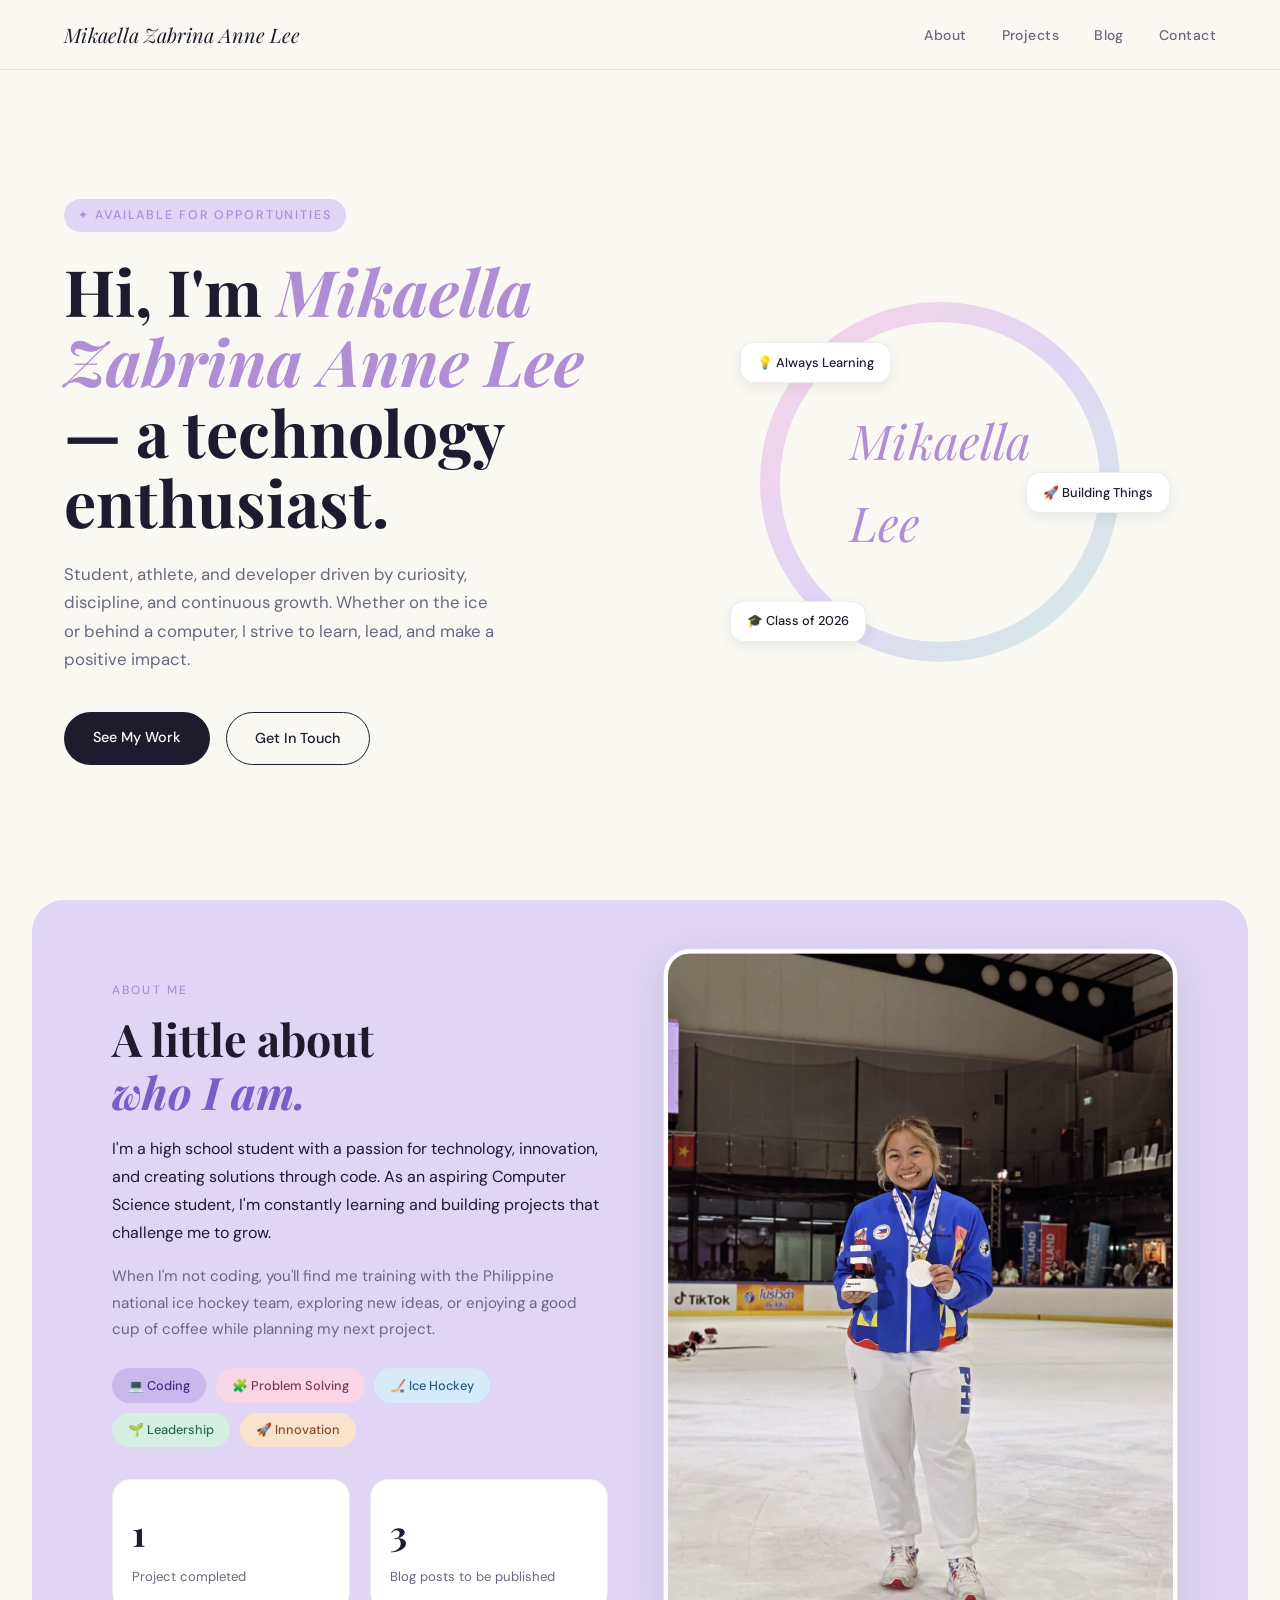
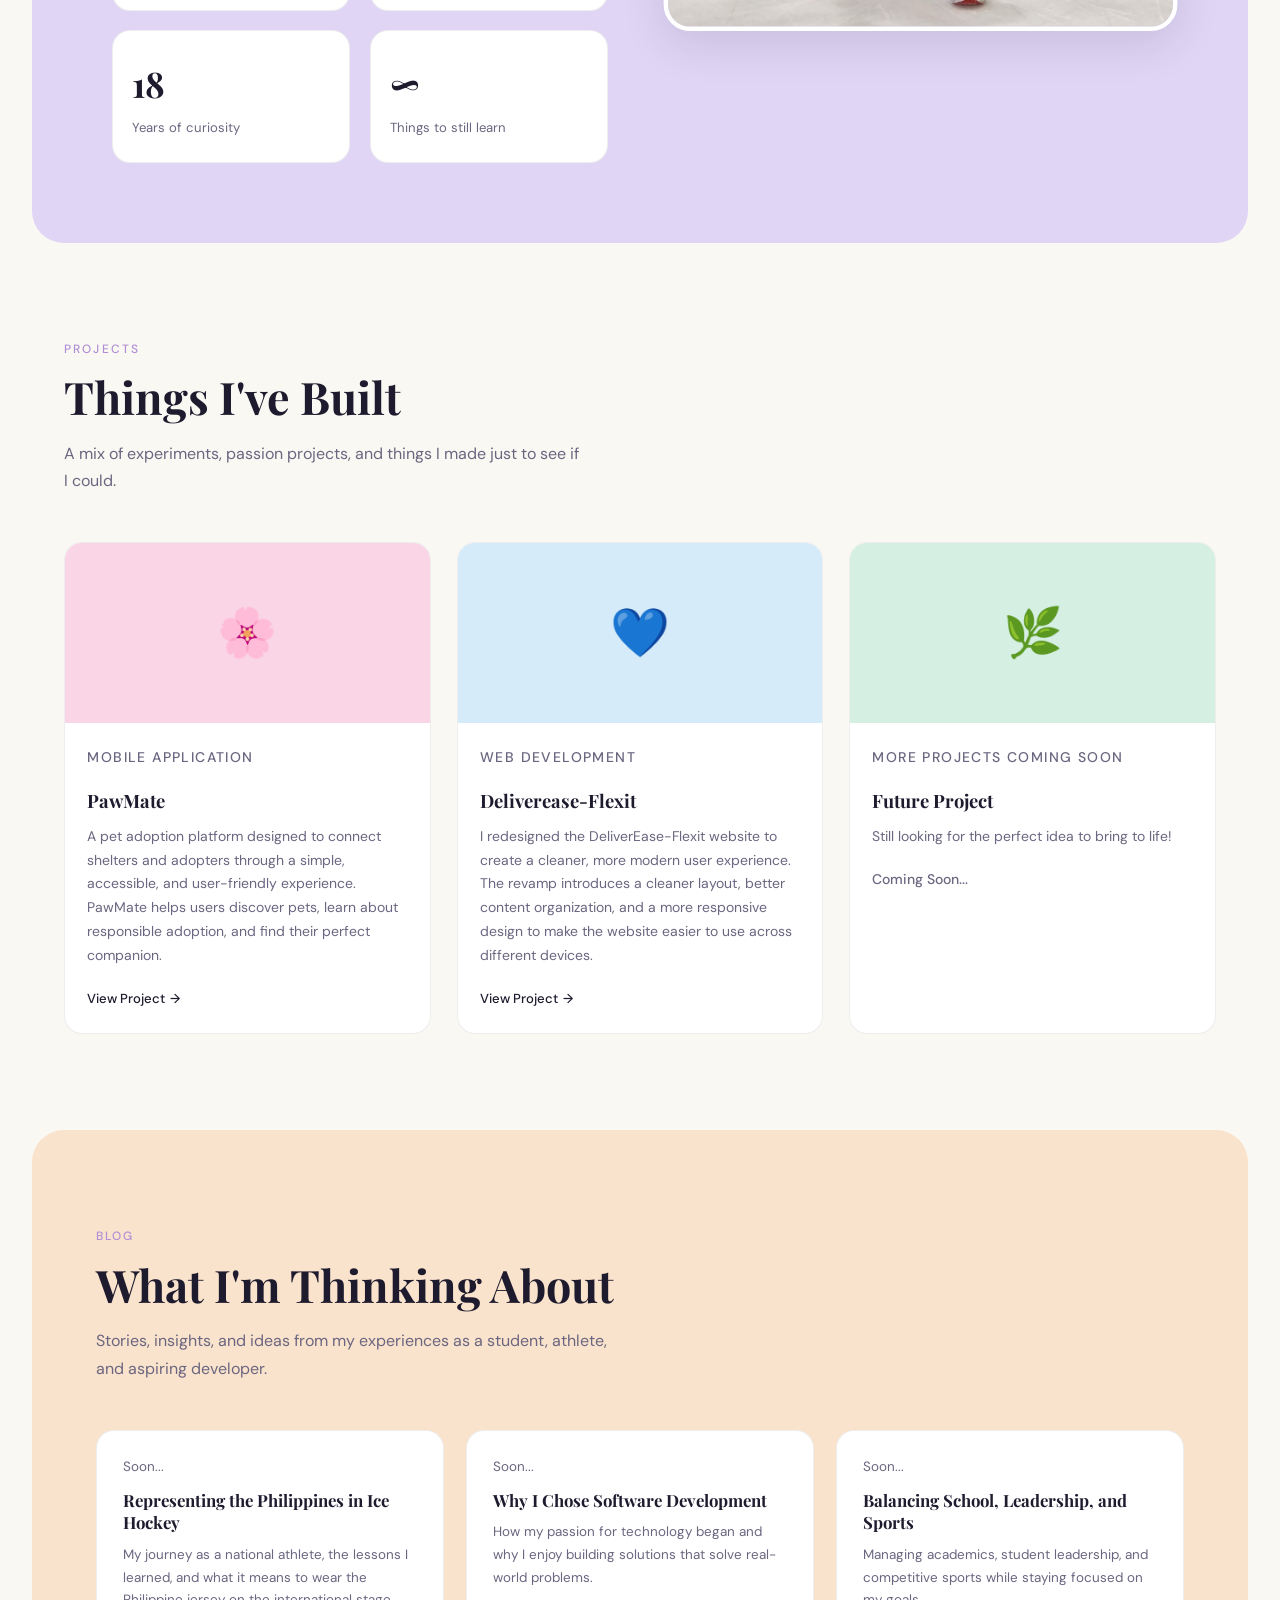
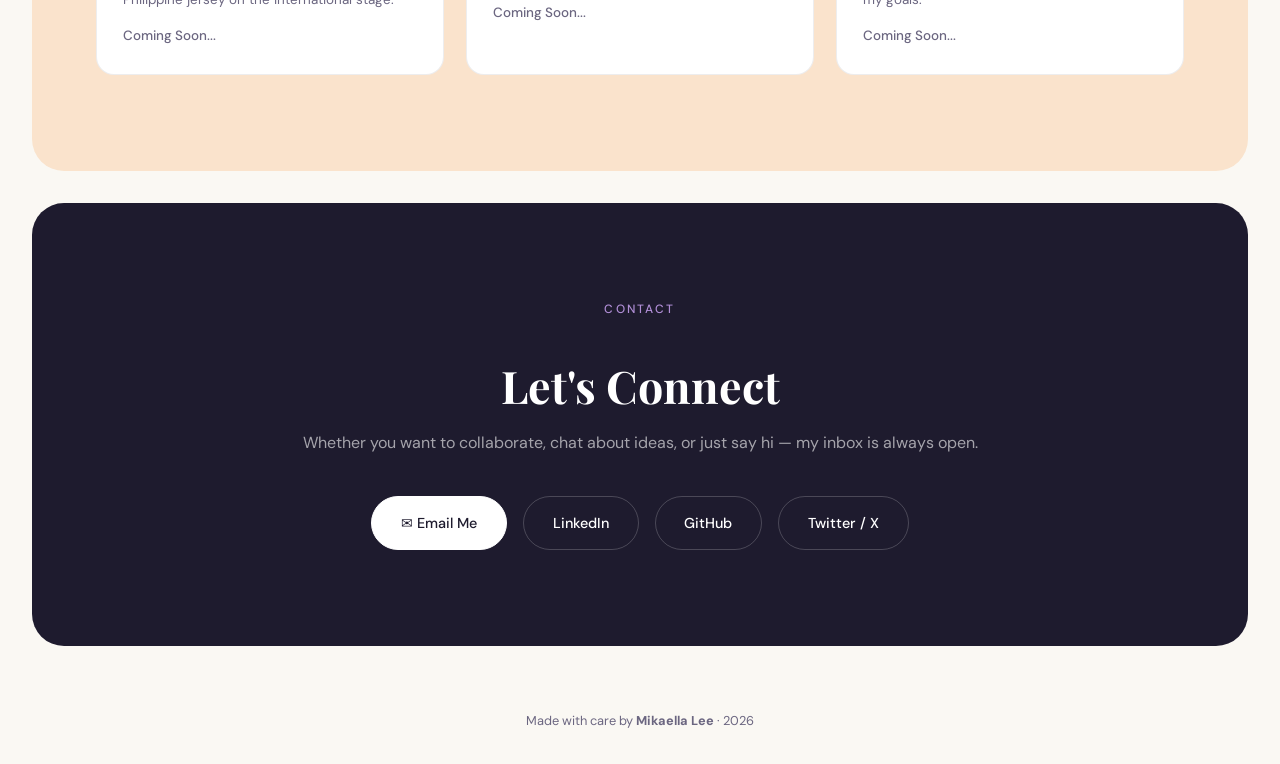
<file: index.html>
<!DOCTYPE html>
<html lang="en">
<head>
  <meta charset="UTF-8" />
  <meta name="viewport" content="width=device-width, initial-scale=1.0"/>
  <title>Your Name — Portfolio</title>
  <link rel="preconnect" href="https://fonts.googleapis.com">
  <link rel="preconnect" href="https://fonts.gstatic.com" crossorigin>
  
  <link href="https://fonts.googleapis.com/css2?family=Playfair+Display:ital,wght@0,400;0,700;1,400&family=DM+Sans:wght@300;400;500&display=swap" rel="stylesheet">
<link rel="stylesheet" href="style.css" />
</head>
<body>

  <!-- NAV -->
  <nav>
    <a class="nav-logo" href="#">Mikaella Zabrina Anne Lee</a>
    <ul class="nav-links">
      <li><a href="#about">About</a></li>
      <li><a href="#projects">Projects</a></li>
      <li><a href="#blog">Blog</a></li>
      <li><a href="#contact">Contact</a></li>
    </ul>
  </nav>

  <!-- HERO -->
  <section id="hero">
    <div class="hero-text fade-in">
      <span class="hero-eyebrow">✦ Available for opportunities</span>
      <h1>Hi, I'm <em>Mikaella Zabrina Anne Lee</em> — a technology enthusiast.</h1>
      <p>
        Student, athlete, and developer driven by curiosity, discipline, and continuous growth. Whether on the ice or behind a computer, I strive to learn, lead, and make a positive impact.
      </p>
      <div class="hero-cta">
        <a href="#projects" class="btn btn-primary">See My Work</a>
        <a href="#contact" class="btn btn-outline">Get In Touch</a>
      </div>
    </div>
    <div class="hero-visual">
      <div class="avatar-ring">
        <div class="avatar-inner">Mikaella <br> Lee</div>
        <div class="float-badge one">🎓 Class of 2026</div>
        <div class="float-badge two">💡 Always Learning</div>
        <div class="float-badge three">🚀 Building Things</div>
      </div>
    </div>
  </section>

  <!-- ABOUT -->
  <section id="about">
  <div class="about-left fade-in">
    <p class="section-label">About Me</p>
    <h2 class="section-title">A little about<br><em style="font-family:var(--font-display);font-style:italic;color:#7A5DC7">who I am.</em></h2>
    <p style="color: var(--dark); font-size: 1rem; line-height: 1.75; margin-bottom: 1rem;">
      I'm a high school student with a passion for technology, innovation, and creating solutions through code. As an aspiring Computer Science student, I'm constantly learning and building projects that challenge me to grow.
    </p>
    <p style="color: var(--muted); font-size: 0.95rem; line-height: 1.75;">
      When I'm not coding, you'll find me training with the Philippine national ice hockey team, exploring new ideas, or enjoying a good cup of coffee while planning my next project.
    </p>
    <div class="about-tags">
      <span class="tag tag-lavender">💻 Coding</span>
      <span class="tag tag-pink">🧩 Problem Solving</span>
      <span class="tag tag-sky">🏒 Ice Hockey</span>
      <span class="tag tag-mint">🌱 Leadership</span>
      <span class="tag tag-peach">🚀 Innovation</span>
    </div>
    <div class="stats-grid" style="margin-top: 2rem;">
      <div class="stat-card"><div class="num">1</div><div class="label">Project completed</div></div>
      <div class="stat-card"><div class="num">3</div><div class="label">Blog posts to be published</div></div>
      <div class="stat-card"><div class="num">18</div><div class="label">Years of curiosity</div></div>
      <div class="stat-card"><div class="num">∞</div><div class="label">Things to still learn</div></div>
    </div>
  </div>

  <div class="about-photo fade-in">
    <img src="src/seag.jpg" alt="Mikaella Lee" />
  </div>
</section>

  <!-- PROJECTS -->
  <section id="projects">
    <p class="section-label fade-in">Projects</p>
    <h2 class="section-title fade-in">Things I've Built</h2>
    <p class="section-intro fade-in">A mix of experiments, passion projects, and things I made just to see if I could.</p>

    <div class="projects-grid">
      <div class="project-card fade-in">
        <div class="project-thumb thumb-pink">🌸</div>
        <div class="project-body">
          <p class="project-chip">Mobile Application</p>
          <h3>PawMate</h3>
          <p> A pet adoption platform designed to connect shelters and adopters through a simple, accessible, and user-friendly experience. PawMate helps users discover pets, learn about responsible adoption, and find their perfect companion.
  </p></p>
          <a class="project-link" href="pawmate.html">View Project</a>
        </div>
      </div>

      <div class="project-card fade-in">
        <div class="project-thumb thumb-sky">💙</div>
        <div class="project-body">
          <p class="project-chip">Web Development</p>
          <h3>Deliverease-Flexit</h3>
          <p>I redesigned the DeliverEase-Flexit website to create a cleaner, more modern user experience. The revamp introduces a cleaner layout, better content organization, and a more responsive design to make the website easier to use across different devices.</p>
  
           <a class="project-link" href="https://leegoalie89.wixsite.com/deliverease-flexit">View Project</a>
        </div>
      </div>

      <div class="project-card fade-in">
        <div class="project-thumb thumb-mint">🌿</div>
        <div class="project-body">
          <p class="project-chip">More projects coming soon</p>
          <h3>Future Project</h3>
          <p>Still looking for the perfect idea to bring to life!</p>
           <p class="project-coming">Coming Soon...</p>
        </div>
      </div>
    </div>
  </section>

  <!-- BLOG -->
  <section id="blog">
    <p class="section-label fade-in">Blog</p>
    <h2 class="section-title fade-in">What I'm Thinking About</h2>
    <p class="section-intro fade-in">Stories, insights, and ideas from my experiences as a student, athlete, and aspiring developer.</p>

    <div class="blog-grid">
      <div class="blog-card fade-in">
        <p class="blog-date">Soon...</p> <!-- Placeholder date for upcoming post -->
        <h3>Representing the Philippines in Ice Hockey</h3>
        <p>My journey as a national athlete, the lessons I learned, and what it means to wear the Philippine jersey on the international stage.</p>
        <!-- <a class="read-more" href="#">Read more →</a> -->
         <p class="read-more">Coming Soon...</p>
      </div>
      <div class="blog-card fade-in">
        <p class="blog-date">Soon...</p> <!-- Placeholder date for upcoming post -->
        <h3>Why I Chose Software Development</h3>
        <p>How my passion for technology began and why I enjoy building solutions that solve real-world problems.</p>
        <!-- <a class="read-more" href="#">Read more →</a> -->
         <p class="read-more">Coming Soon...</p>
      </div>
      <div class="blog-card fade-in">
        <p class="blog-date">Soon...</p> <!-- Placeholder date for upcoming post -->
        <h3>Balancing School, Leadership, and Sports</h3>
        <p>Managing academics, student leadership, and competitive sports while staying focused on my goals.</p>
        <!-- <a class="read-more" href="#">Read more →</a> -->
         <p class="read-more">Coming Soon...</p>
      </div>
    </div>
  </section>

  <!-- CONTACT -->
  <section id="contact">
    <p class="section-label fade-in">Contact</p>
    <h2 class="section-title fade-in">Let's Connect</h2>
    <p class="fade-in">Whether you want to collaborate, chat about ideas, or just say hi — my inbox is always open.</p>
    <div class="contact-links fade-in">
      <a href="mailto:leegoalie89@email.com" class="contact-btn filled">✉ Email Me</a>
      <a href="https://www.linkedin.com/in/mikaella-lee/" class="contact-btn">LinkedIn</a>
      <a href="https://github.com/Mixcie-Lee" class="contact-btn">GitHub</a>
      <a href="https://x.com/MixcieWeb3" class="contact-btn">Twitter / X</a>
    </div>
  </section>

  <footer>
    <p>Made with care by <strong>Mikaella Lee</strong> · 2026</p>
  </footer>

  <script>
    const observer = new IntersectionObserver(
      entries => entries.forEach(e => { if(e.isIntersecting) e.target.classList.add('visible'); }),
      { threshold: 0.12 }
    );
    document.querySelectorAll('.fade-in').forEach(el => observer.observe(el));
  </script>

</body>
</html>
</file>
<file: style.css>
*, *::before, *::after { box-sizing: border-box; margin: 0; padding: 0; }

    :root {
      --pink:    #F9D5E5;
      --mint:    #D5EFE3;
      --lavender:#E0D5F5;
      --peach:   #FAE3CC;
      --sky:     #D5EBF9;
      --cream:   #FAF8F3;
      --dark:    #1E1B2E;
      --muted:   #6B6680;
      --accent:  #B08ED6;
      --border:  rgba(30,27,46,0.08);
      --radius:  18px;
      --font-display: 'Playfair Display', serif;
      --font-body:    'DM Sans', sans-serif;
    }

    html { scroll-behavior: smooth; }

    body {
      font-family: var(--font-body);
      background: var(--cream);
      color: var(--dark);
      line-height: 1.7;
      overflow-x: hidden;
    }

    /* ── NAV ── */
    nav {
      position: fixed; top: 0; left: 0; right: 0; z-index: 100;
      display: flex; align-items: center; justify-content: space-between;
      padding: 1.1rem 4rem;
      background: rgba(250,248,243,0.82);
      backdrop-filter: blur(12px);
      border-bottom: 1px solid var(--border);
    }
    .nav-logo {
      font-family: var(--font-display);
      font-size: 1.25rem;
      color: var(--dark);
      text-decoration: none;
      font-style: italic;
    }
    .nav-links { display: flex; gap: 2.2rem; list-style: none; }
    .nav-links a {
      text-decoration: none;
      font-size: 0.875rem;
      font-weight: 500;
      color: var(--muted);
      letter-spacing: 0.03em;
      transition: color 0.2s;
    }
    .nav-links a:hover { color: var(--dark); }

    /* ── HERO ── */
    #hero {
      min-height: 100vh;
      display: grid;
      grid-template-columns: 1fr 1fr;
      align-items: center;
      padding: 8rem 4rem 4rem;
      gap: 3rem;
    }
    .hero-text { max-width: 540px; }
    .hero-eyebrow {
      display: inline-block;
      font-size: 0.78rem;
      font-weight: 500;
      letter-spacing: 0.15em;
      text-transform: uppercase;
      color: var(--accent);
      background: var(--lavender);
      padding: 0.35rem 0.9rem;
      border-radius: 100px;
      margin-bottom: 1.5rem;
    }
    .hero-text h1 {
      font-family: var(--font-display);
      font-size: clamp(2.8rem, 5vw, 4.2rem);
      line-height: 1.1;
      margin-bottom: 1.4rem;
      color: var(--dark);
    }
    .hero-text h1 em { color: var(--accent); font-style: italic; }
    .hero-text p {
      font-size: 1.05rem;
      color: var(--muted);
      margin-bottom: 2.4rem;
      max-width: 440px;
    }
    .hero-cta { display: flex; gap: 1rem; flex-wrap: wrap; }
    .btn {
      display: inline-block;
      padding: 0.8rem 1.8rem;
      border-radius: 100px;
      font-size: 0.9rem;
      font-weight: 500;
      text-decoration: none;
      transition: transform 0.18s, box-shadow 0.18s;
      cursor: pointer;
      border: none;
    }
    .btn:hover { transform: translateY(-2px); }
    .btn-primary { background: var(--dark); color: #fff; }
    .btn-primary:hover { box-shadow: 0 8px 24px rgba(30,27,46,0.18); }
    .btn-outline {
      background: transparent;
      color: var(--dark);
      border: 1.5px solid var(--dark);
    }
    .btn-outline:hover { background: var(--dark); color: #fff; }

    .hero-visual {
      display: flex;
      align-items: center;
      justify-content: center;
      position: relative;
    }
    .avatar-ring {
      width: 360px; height: 360px;
      border-radius: 50%;
      background: linear-gradient(135deg, var(--pink) 0%, var(--lavender) 50%, var(--mint) 100%);
      display: flex; align-items: center; justify-content: center;
      position: relative;
    }
    .avatar-inner {
      width: 320px; height: 320px;
      border-radius: 50%;
      background: var(--cream);
      display: flex; align-items: center; justify-content: center;
      font-family: var(--font-display);
      font-size: 3rem;
      color: var(--accent);
      font-style: italic;
    }
    .float-badge {
      position: absolute;
      background: #fff;
      border: 1px solid var(--border);
      border-radius: 14px;
      padding: 0.55rem 1rem;
      font-size: 0.8rem;
      font-weight: 500;
      box-shadow: 0 4px 16px rgba(0,0,0,0.07);
      animation: floatUp 3s ease-in-out infinite;
    }
    .float-badge.one { bottom: 20px; left: -30px; color: var(--dark); animation-delay: 0s; }
    .float-badge.two { top: 40px; left: -20px; color: var(--dark); animation-delay: 1s; }
    .float-badge.three { top: 170px; right: -50px; color: var(--dark); animation-delay: 2s; }
    @keyframes floatUp {
      0%,100% { transform: translateY(0); }
      50%      { transform: translateY(-8px); }
    }

    /* ── SECTIONS COMMON ── */
    section { padding: 6rem 4rem; }
    .section-label {
      font-size: 0.75rem;
      letter-spacing: 0.18em;
      text-transform: uppercase;
      color: var(--accent);
      font-weight: 500;
      margin-bottom: 0.7rem;
    }
    .section-title {
      font-family: var(--font-display);
      font-size: clamp(2rem, 3.5vw, 2.8rem);
      line-height: 1.2;
      margin-bottom: 1rem;
    }
    .section-intro {
      font-size: 1rem;
      color: var(--muted);
      max-width: 520px;
      margin-bottom: 3rem;
    }

    /* ── ABOUT ── */

#about {
  display: grid;
  grid-template-columns: 1fr 1fr;
  gap: 4rem;
  align-items: start;
  background: var(--lavender);
  border-radius: 32px;
  margin: 0 2rem;
  padding: 5rem;
}
.about-left { display: flex; flex-direction: column; }
.about-photo {
  position: Sticky;
  top: 100px;
  display: flex;
  align-items: center;
  justify-content: center;
}
.about-photo img {
  width: auto;
  height: 620px;
  object-fit: cover;
  object-position: center center;
  border-radius: 24px;
  border: 4px solid #fff;
  box-shadow: 0 12px 40px rgba(30,27,46,0.12);
  display: block;
  scale: 110%;

}
    .about-tags { display: flex; flex-wrap: wrap; gap: 0.6rem; margin-top: 1.6rem; }
    .tag {
      font-size: 0.8rem;
      padding: 0.4rem 1rem;
      border-radius: 100px;
      font-weight: 500;
    }
    .tag-pink    { background: var(--pink);    color: #7A3A5A; }
    .tag-mint    { background: var(--mint);    color: #2A6B4A; }
    .tag-peach   { background: var(--peach);   color: #8B4A2A; }
    .tag-sky     { background: var(--sky);     color: #2A5A7A; }
    .tag-lavender{ background: #C8B8EC;        color: #4A2A8A; }

    .stats-grid {
      display: grid;
      grid-template-columns: 1fr 1fr;
      gap: 1.2rem;
    }
    .stat-card {
      background: #fff;
      border-radius: var(--radius);
      padding: 1.4rem 1.2rem;
      border: 1px solid var(--border);
    }
    .stat-card .num {
      font-family: var(--font-display);
      font-size: 2.2rem;
      color: var(--dark);
      font-weight: 700;
    }
    .stat-card .label {
      font-size: 0.82rem;
      color: var(--muted);
      margin-top: 0.2rem;
    }

    /* ── PROJECTS ── */
    #projects { background: var(--cream); }
    .projects-grid {
      display: grid;
      grid-template-columns: repeat(3, 1fr);
      gap: 1.6rem;
    }
    .project-card {
      border-radius: var(--radius);
      overflow: hidden;
      border: 1px solid var(--border);
      background: #fff;
      transition: transform 0.22s, box-shadow 0.22s;
      cursor: pointer;
    }
    .project-card:hover {
      transform: translateY(-6px);
      box-shadow: 0 16px 48px rgba(30,27,46,0.1);
    }
    .project-thumb {
      height: 180px;
      display: flex;
      align-items: center;
      justify-content: center;
      font-size: 3rem;
    }
    .thumb-pink    { background: var(--pink); }
    .thumb-mint    { background: var(--mint); }
    .thumb-sky     { background: var(--sky); }
    .project-body  { padding: 1.4rem; }
    .project-chip {
      font-size: 0.72rem;
      font-weight: 500;
      letter-spacing: 0.1em;
      text-transform: uppercase;
      color: var(--accent);
      margin-bottom: 0.5rem;
    }
    .project-body h3 {
      font-family: var(--font-display);
      font-size: 1.15rem;
      margin-bottom: 0.5rem;
    }
    .project-body p { font-size: 0.875rem; color: var(--muted); margin-bottom: 1rem; }
    .project-link {
      font-size: 0.82rem;
      font-weight: 500;
      color: var(--dark);
      text-decoration: none;
      display: inline-flex;
      align-items: center;
      gap: 0.3rem;
    }
    .project-coming {
      font-size: 0.82rem;
      font-weight: 500;
      color: var(--dark);
      text-decoration: none;
      display: inline-flex;
      align-items: center;
      gap: 0.3rem;
    }
    .project-coming {
      font-size: 0.82rem;
      font-weight: 500;
      color: var(--dark);
      text-decoration: none;
      display: inline-flex;
      align-items: center;
      gap: 0.3rem;
    }
    .project-link::after { content: "→"; transition: transform 0.2s; }
    .project-link:hover::after { transform: translateX(4px); }

    /* ── BLOG ── */
    #blog { background: var(--peach); border-radius: 32px; margin: 0 2rem; }
    .blog-grid {
      display: grid;
      grid-template-columns: repeat(3, 1fr);
      gap: 1.4rem;
    }
    .blog-card {
      background: #fff;
      border-radius: var(--radius);
      padding: 1.6rem;
      border: 1px solid var(--border);
      transition: transform 0.2s;
    }
    .blog-card:hover { transform: translateY(-4px); }
    .blog-date { font-size: 0.75rem; color: var(--muted); margin-bottom: 0.6rem; }
    .blog-card h3 {
      font-family: var(--font-display);
      font-size: 1.05rem;
      line-height: 1.35;
      margin-bottom: 0.6rem;
    }
    .blog-card p { font-size: 0.84rem; color: var(--muted); }
    .read-more {
      display: inline-block;
      margin-top: 0.8rem;
      font-size: 0.8rem;
      font-weight: 500;
      color: var(--accent);
      text-decoration: none;
    }

    /* ── CONTACT ── */
    #contact {
      text-align: center;
      background: var(--dark);
      color: #fff;
      border-radius: 32px;
      margin: 2rem;
      padding: 6rem 4rem;
    }
    #contact .section-label { color: var(--accent); }
    #contact .section-title { color: #fff; }
    #contact p { color: rgba(255,255,255,0.6); margin-bottom: 2.5rem; }
    .contact-links { display: flex; gap: 1rem; justify-content: center; flex-wrap: wrap; }
    .contact-btn {
      display: inline-flex; align-items: center; gap: 0.5rem;
      padding: 0.85rem 1.8rem;
      border-radius: 100px;
      font-size: 0.9rem;
      font-weight: 500;
      text-decoration: none;
      transition: transform 0.18s;
      border: 1.5px solid rgba(255,255,255,0.2);
      color: #fff;
    }
    .contact-btn:hover { transform: translateY(-2px); background: rgba(255,255,255,0.08); }
    .contact-btn.filled { background: #fff; color: var(--dark); border-color: #fff; }
    .contact-btn.filled:hover { background: var(--lavender); }

    /* ── FOOTER ── */
    footer {
      text-align: center;
      padding: 2rem;
      font-size: 0.8rem;
      color: var(--muted);
    }

    /* ── ANIMATIONS ── */
    .fade-in { opacity: 0; transform: translateY(24px); transition: opacity 0.6s ease, transform 0.6s ease; }
    .fade-in.visible { opacity: 1; transform: translateY(0); }

    /* ── RESPONSIVE ── */
    @media (max-width: 900px) {
      nav { padding: 1rem 1.5rem; }
      .nav-links { gap: 1.4rem; }
      #hero { grid-template-columns: 1fr; padding: 7rem 1.5rem 3rem; text-align: center; }
      .hero-text p { margin: 0 auto 2rem; }
      .hero-cta { justify-content: center; }
      .hero-visual { display: none; }
      #about { grid-template-columns: 1fr; margin: 0 1rem; padding: 3rem 1.5rem; gap: 2.5rem; }
      section { padding: 4rem 1.5rem; }
      .projects-grid, .blog-grid { grid-template-columns: 1fr; }
      #blog, #contact { margin: 0 1rem; border-radius: 24px; }
    }
</file>
